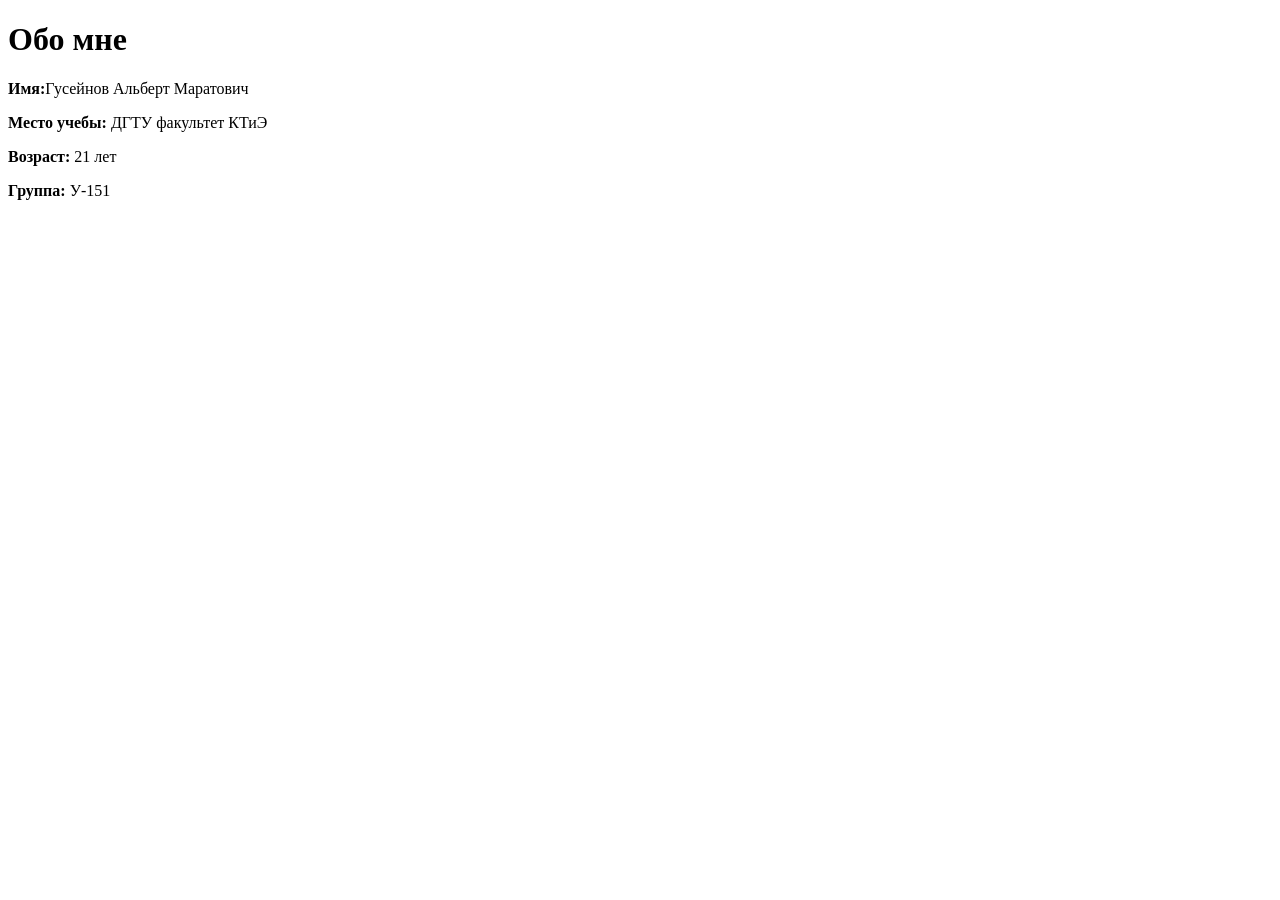
<file: index.html>
<!DOCTYPE html>
<html lang="ru">
<head>
    <meta charset="UTF-8">
    <meta name="viewport" content="width=device-width, initial-scale=1.0">
    <title>Обо мне</title>
</head>
<body>

    <h1>Обо мне</h1>

    <p><strong>Имя:</strong>Гусейнов Альберт Маратович</p>
    <p><strong>Место учебы:</strong> ДГТУ факультет КТиЭ</p>
    <p><strong>Возраст:</strong> 21 лет</p>
    <p><strong>Группа:</strong> У-151</p>


</body>
</html>
</file>
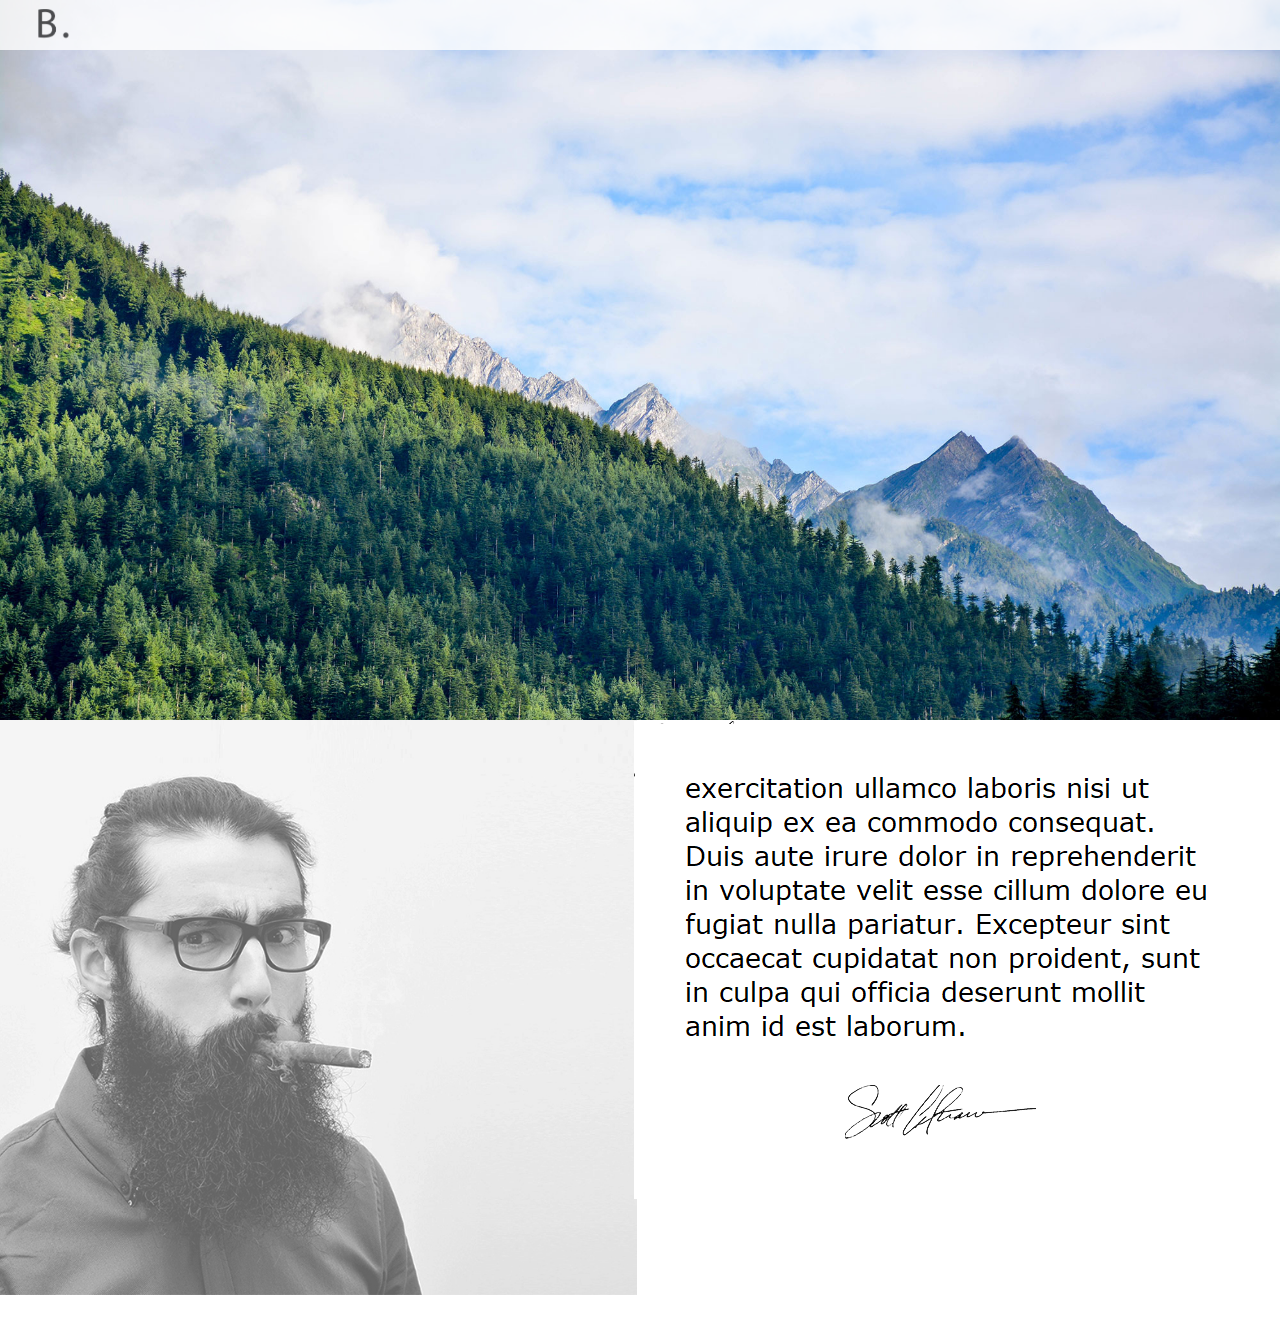
<file: www/index.html>
<!DOCTYPE html>
<html>
<head>
	<title>Game</title>
	<meta charset="utf-8">
	<link rel="stylesheet" type="text/css" href="stile.css">
	<link href="img/logo.png" rel="shortcut icon">
</head>
<body>
	<div id="preloader">
    	<div id="status">
        	<img alt="" src="img/logo.png" id="logo">
        </div>
    </div>
    <div id="page_one">
    	<img src="img/hero1.jpeg">
    </div>
    <div id="contant">
    	<div id="man"><img src="img/reza.jpg"></div>
    	<div id="left_contant">
    		<img src="img/signature.png">
    	</div>
    </div>
</body>
</html>
</file>
<file: www/stile.css>
body{
	margin: 0px;
    padding: 0px;
}
#preloader{
	position: fixed;
	background-color: #fff;
	width: 100%;
	height: 45px; 
	padding: 0px 15px 5px 15px;
	opacity: 0.8;
}

#logo{
	position: fixed;
	width: 45px;
	max-width: 100%;
	padding: 6px 0 10px 15px;
	display: block;;
}
img { max-width: 100%; }
*:focus {
  outline: none;
}
div {
    display: block;
    padding: 0;
    margin: 0;
}

#man{
    background-repeat: no-repeat;
    padding: -3px;
    margin: -3px;
    width: 50%;
    height: 50%;
    float: left;
}
#left_contant{
	height: 100%;
    width: 100%;
    min-height: 605px;
    padding: -3px;
    margin: -3px;
    background-color: #fff;
}

#left_text{
	font-size: 13px;
    line-height: 34px;
    letter-spacing: 0.5px;
    font-family: 'Roboto', sans-serif;
    text-align: center;
    margin: auto;
    margin-top: 50px;
}
</file>
